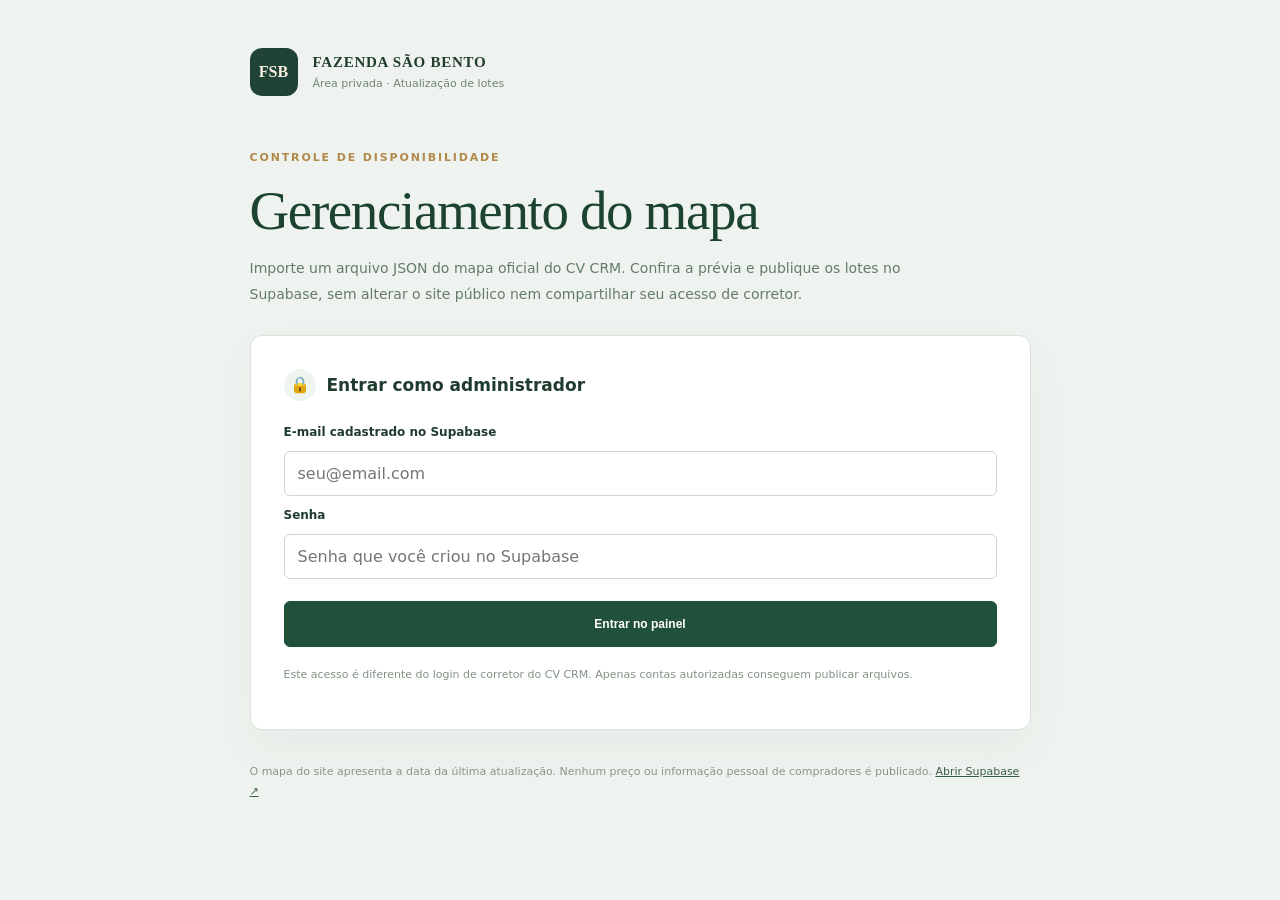
<file: index.html>
<!doctype html>
<html lang="pt-BR">
<head>
  <meta charset="utf-8"/>
  <meta name="viewport" content="width=device-width,initial-scale=1"/>
  <meta name="robots" content="noindex,nofollow,noarchive"/>
  <meta http-equiv="Content-Security-Policy" content="default-src 'none'; script-src 'self'; style-src 'self'; connect-src https://xzjjlykhumkrfmbvuvnt.supabase.co; img-src 'self' data:; base-uri 'none'; form-action 'none'; frame-ancestors 'none'"/>
  <title>Administração de lotes — Fazenda São Bento</title>
  <link rel="stylesheet" href="./admin.css"/>
  <script type="module" src="./admin.js"></script>
</head>
<body>
  <main class="wrap">
    <header class="brand"><span class="brand-mark">FSB</span><div><strong>FAZENDA SÃO BENTO</strong><small>Área privada · Atualização de lotes</small></div></header>
    <section class="intro"><span class="eyebrow">CONTROLE DE DISPONIBILIDADE</span><h1>Gerenciamento do mapa</h1><p>Importe um arquivo JSON do mapa oficial do CV CRM. Confira a prévia e publique os lotes no Supabase, sem alterar o site público nem compartilhar seu acesso de corretor.</p></section>
    <section class="card" id="login-panel">
      <div class="card-title"><span class="circle">🔒</span><h2>Entrar como administrador</h2></div>
      <form id="login-form" class="fields">
        <label for="email">E-mail cadastrado no Supabase</label>
        <input id="email" type="email" autocomplete="username" placeholder="seu@email.com" required maxlength="250"/>
        <label for="password">Senha</label>
        <input id="password" type="password" autocomplete="current-password" placeholder="Senha que você criou no Supabase" required/>
        <button class="btn primary" id="login-btn" type="submit">Entrar no painel</button>
      </form>
      <p class="small">Este acesso é diferente do login de corretor do CV CRM. Apenas contas autorizadas conseguem publicar arquivos.</p>
    </section>
    <section class="card hidden" id="import-panel">
      <div class="toolbar"><div class="card-title"><span class="circle">↥</span><h2>Importar disponibilidade</h2></div><button id="logout-btn" class="btn outline small-button" type="button">Sair</button></div>
      <div class="current"><span class="muted">ÚLTIMA VERSÃO PUBLICADA</span><strong id="latest-count">Verificando...</strong><small id="latest-date">—</small></div>
      <div class="drop"><div class="drop-icon">↥</div><strong>Selecione o arquivo exportado do CV CRM</strong><p>Resposta JSON de <code>map/50/servidor</code> · aceita <code>.json</code> ou <code>.txt</code>, até 1,5 MB.</p><input id="upload" type="file" accept=".json,.txt,application/json,text/plain"/><span id="selected" class="muted"></span></div>
      <button id="validate-btn" class="btn outline" type="button" disabled>Validar arquivo e conferir lotes</button>
      <div class="review hidden" id="review-panel">
        <h3>Prévia da importação</h3><div id="summary-stats" class="stats"></div>
        <h4>Situações interpretadas</h4><div id="summary-types" class="types"></div>
        <p class="warning">A disponibilidade depende da data do arquivo. Marcadores vermelhos representam lotes <b>Vendidos</b>, conforme confirmado para a Fazenda São Bento. Os cinzas continuam como <b>A confirmar</b>. A posição dos marcadores é uma calibração provisória.</p>
        <label class="check"><input id="confirm" type="checkbox"/><span>Confirmo que tenho autorização para publicar a disponibilidade comercial e que conferi o arquivo atualizado.</span></label>
        <button id="publish-btn" type="button" class="btn primary" disabled>Publicar todos os lotes no Supabase</button>
      </div>
    </section>
    <p id="notice" class="notice hidden" role="status" aria-live="polite"></p>
    <footer>O mapa do site apresenta a data da última atualização. Nenhum preço ou informação pessoal de compradores é publicado. <a href="https://supabase.com/dashboard/project/xzjjlykhumkrfmbvuvnt/editor" target="_blank" rel="noopener noreferrer">Abrir Supabase ↗</a></footer>
  </main>
</body>
</html>
</file>
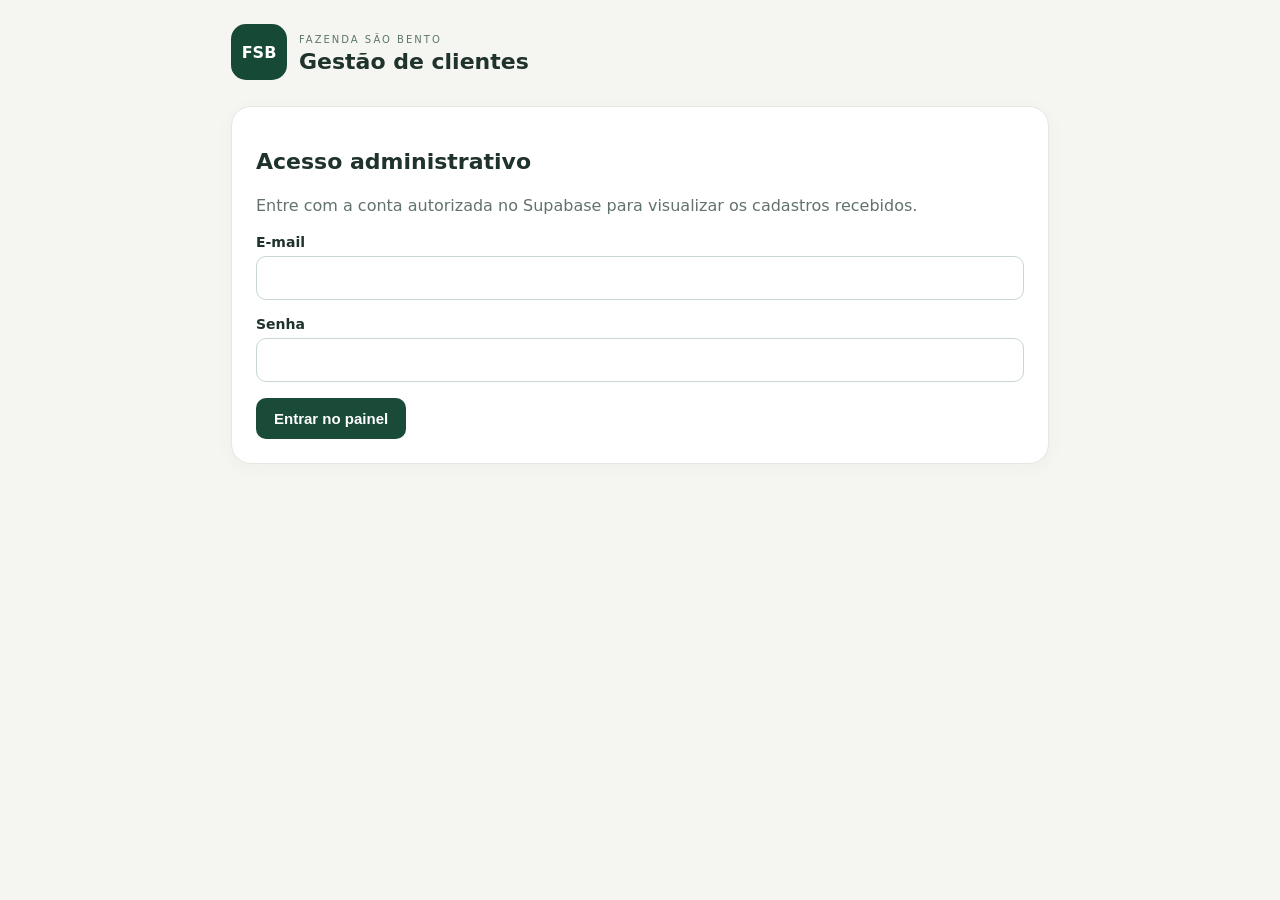
<file: clientes/index.html>
<!doctype html><html lang="pt-BR"><head><meta charset="utf-8"><meta name="viewport" content="width=device-width,initial-scale=1"><meta name="robots" content="noindex,nofollow"><meta name="theme-color" content="#194737"><meta http-equiv="Content-Security-Policy" content="default-src 'none'; script-src 'self'; style-src 'self'; connect-src https://xzjjlykhumkrfmbvuvnt.supabase.co; img-src 'self' data:; manifest-src 'self'; base-uri 'none'; form-action 'self'"><title>Gestão de Clientes | Fazenda São Bento</title><link rel="manifest" href="./manifest.webmanifest"><link rel="icon" href="./icon.svg"><link rel="apple-touch-icon" href="./icon.svg"><link rel="stylesheet" href="./style.css"><script type="module" src="./app.js?v=20261027-6"></script></head><body><main><header><div class="brand"><span class="logo">FSB</span><div><small>FAZENDA SÃO BENTO</small><h1>Gestão de clientes</h1></div></div><button id="logout" hidden>Sair</button></header><section id="login"><h2>Acesso administrativo</h2><p>Entre com a conta autorizada no Supabase para visualizar os cadastros recebidos.</p><form id="login-form"><label>E-mail<input id="email" type="email" autocomplete="username" required></label><label>Senha<input id="password" type="password" autocomplete="current-password" required></label><button type="submit">Entrar no painel</button></form></section><section id="dashboard" hidden><nav><button class="active" id="tab-leads">Cadastros</button><button id="tab-push">Notificações</button></nav><div id="leads-panel"><div class="stats"><article><span>Total de clientes</span><strong id="total">—</strong></article><article><span>Novos</span><strong id="new">—</strong></article></div><label>Buscar clientes<input id="search" type="search" placeholder="Nome, telefone ou e-mail"></label><div id="lead-list"></div><button id="refresh" class="secondary">Atualizar cadastros</button></div><div id="push-panel" hidden><h2>Notificações no iPhone</h2><p>No Safari, toque em Compartilhar → Adicionar à Tela de Início. Abra o aplicativo instalado, entre na sua conta e toque abaixo.</p><button id="enable-push">Ativar notificações neste iPhone</button><button id="test-push" class="secondary" style="margin-left:0;margin-top:10px">Enviar notificação de teste</button><p>As notificações chegam quando o sistema de envio do Supabase estiver configurado e o dispositivo autorizado.</p><p><small>Versão do painel: 27/10/2026 · atualização 6</small></p></div></section><p id="message" role="status" aria-live="polite"></p></main></body></html>
</file>
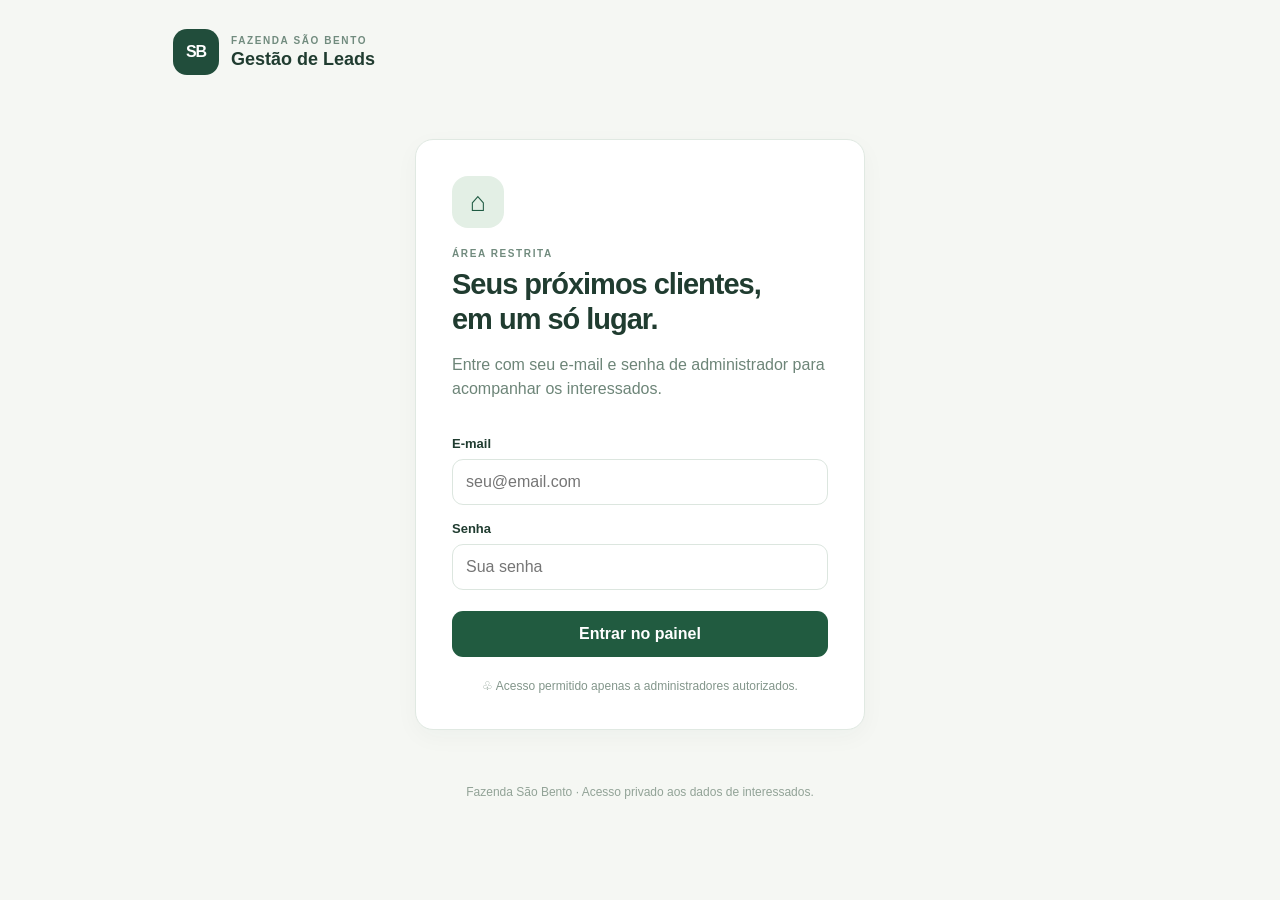
<file: leads/index.html>
<!doctype html>
<html lang="pt-BR">
<head>
<meta charset="utf-8">
<meta name="viewport" content="width=device-width,initial-scale=1,viewport-fit=cover">
<meta name="theme-color" content="#173e34">
<meta name="apple-mobile-web-app-capable" content="yes">
<meta name="apple-mobile-web-app-title" content="São Bento Leads">
<meta name="apple-mobile-web-app-status-bar-style" content="default">
<meta name="robots" content="noindex,nofollow,noarchive">
<meta http-equiv="Content-Security-Policy" content="default-src 'none'; script-src 'self'; style-src 'self'; connect-src https://xzjjlykhumkrfmbvuvnt.supabase.co; img-src 'self' data:; manifest-src 'self'; base-uri 'none'; form-action 'none'; object-src 'none'">
<title>Gestão de Leads — Fazenda São Bento</title>
<link rel="icon" href="./icon.svg" type="image/svg+xml">
<link rel="apple-touch-icon" href="./apple-icon.svg">
<link rel="manifest" href="./manifest.webmanifest">
<link rel="stylesheet" href="./style.css">
<script type="module" src="./app.js"></script>
</head>
<body>
<div class="layout">
  <header class="header"><div class="mark">SB</div><div class="brand"><span>FAZENDA SÃO BENTO</span><strong>Gestão de Leads</strong></div><button id="logout" class="link-button hidden" type="button">Sair ↗</button></header>
  <section id="login" class="login card">
    <div class="bigicon">⌂</div><p class="eyebrow">ÁREA RESTRITA</p><h1>Seus próximos clientes,<br>em um só lugar.</h1><p class="muted">Entre com seu e-mail e senha de administrador para acompanhar os interessados.</p>
    <form id="login-form">
      <label for="email">E-mail</label><input id="email" type="email" required autocomplete="username" spellcheck="false" placeholder="seu@email.com">
      <label for="password">Senha</label><input id="password" type="password" required autocomplete="current-password" placeholder="Sua senha">
      <button id="login-button" class="primary full" type="submit">Entrar no painel</button>
    </form>
    <p class="security">♧ Acesso permitido apenas a administradores autorizados.</p>
  </section>
  <section id="dashboard" class="hidden">
    <div class="welcome"><div><p class="eyebrow">PAINEL COMERCIAL</p><h1>Interessados</h1><p class="muted">Todos os cadastros enviados pelo site.</p></div><button class="refresh" id="refresh" type="button" aria-label="Atualizar cadastros" title="Atualizar">↻</button></div>
    <div class="stats">
      <article class="stat"><small>Total de leads</small><strong id="count-total">—</strong></article>
      <article class="stat"><small>Novos</small><strong id="count-new">—</strong></article>
      <article class="stat"><small>Em atendimento</small><strong id="count-work">—</strong></article>
    </div>
    <nav class="tabs"><button id="tab-leads" type="button" class="active">▤ Cadastros</button><button id="tab-alerts" type="button">♧ Avisos</button></nav>
    <section id="leads-section"><div class="filters"><label class="sr-only" for="search">Buscar cadastros</label><input id="search" placeholder="Buscar nome, telefone ou e-mail" type="search"><label class="sr-only" for="filter">Filtrar status</label><select id="filter"><option value="">Todos os status</option><option value="novo">Novo</option><option value="em_atendimento">Em atendimento</option><option value="visita_agendada">Visita agendada</option><option value="negociacao">Negociação</option><option value="convertido">Convertido</option><option value="encerrado">Encerrado</option></select></div><div id="lead-list" class="lead-list" aria-live="polite"></div><p class="small muted" id="last-sync"></p></section>
    <section id="alerts-section" class="hidden card alerts"><div class="bigicon">♧</div><h2>Alertas de novos cadastros</h2><p>O painel consulta novos interessados automaticamente enquanto estiver aberto. Novos clientes aparecem no topo da lista e um aviso aparece na tela.</p><p>Receba um aviso na tela bloqueada do iPhone, mesmo quando este aplicativo estiver fechado. Para isso, instale o painel na Tela de Início e autorize as notificações.</p><button id="enable-push" type="button" class="primary full">Ativar notificações no iPhone</button><p id="push-status" class="push-status" role="status">Notificações ainda não ativadas neste aparelho.</p><div class="tip"><b>Adicionar ao iPhone</b><p>Abra este endereço pelo Safari, toque em Compartilhar e escolha “Adicionar à Tela de Início”. Depois, abra pelo ícone criado.</p></div></section>
  </section>
  <p id="notice" class="notice hidden" role="status" aria-live="polite"></p>
  <footer>Fazenda São Bento · Acesso privado aos dados de interessados.</footer>
</div>
</body>
</html>
</file>
<file: admin.css>
:root{font-family:Inter,system-ui,-apple-system,"Segoe UI",Arial,sans-serif;color:#203c2e;background:#eff3ef;font-synthesis:none}*{box-sizing:border-box}body{margin:0;min-height:100vh}.wrap{max-width:825px;margin:auto;padding:48px 22px 70px}.brand{display:flex;gap:15px;align-items:center;margin-bottom:50px}.brand-mark{width:48px;height:48px;display:grid;place-items:center;font-family:Georgia,serif;font-weight:bold;color:#f8eee0;background:#1f4435;border-radius:12px}.brand strong{display:block;font:600 15px Georgia,serif;letter-spacing:.05em}.brand small{color:#718477;font-size:11px;display:block;margin-top:6px}.eyebrow{color:#b0894b;letter-spacing:.17em;font-weight:800;font-size:11px}.intro h1{font:400 clamp(38px,6vw,55px) Georgia,serif;letter-spacing:-.025em;margin:14px 0;color:#1c4231}.intro p{max-width:720px;color:#647b6b;font-size:14px;line-height:1.85;margin:0 0 27px}.card{border-radius:12px;background:#fff;border:1px solid #d9e3d9;padding:33px;box-shadow:0 18px 45px #21452b0b;margin:21px 0}.card-title{display:flex;align-items:center;gap:11px;margin-bottom:24px}.card-title h2{font-size:17px;margin:0}.circle{width:32px;height:32px;border-radius:50%;display:grid;place-items:center;background:#eef5ef;color:#285b3f}.fields{display:flex;flex-direction:column;gap:12px}.fields label{font-size:12px;font-weight:700}.fields input{min-height:45px;padding:10px 13px;border:1px solid #cbd9ce;border-radius:6px;background:#fff;color:#213d31;font:inherit}.fields input:focus{outline:2px solid #68a27c}.btn{display:inline-flex;align-items:center;justify-content:center;border-radius:6px;min-height:46px;padding:12px 19px;font-weight:750;font-size:12px;cursor:pointer;transition:filter .2s}.btn:hover:not(:disabled){filter:brightness(.94)}.btn:disabled{opacity:.45;cursor:not-allowed}.primary{background:#21513a;color:#fff;border:1px solid #21513a}.fields .primary{margin-top:10px}.outline{background:#fff;color:#25553b;border:1px solid #aac4ae}.small-button{min-height:36px}.small{font-size:11px;color:#819383;line-height:1.8;margin-top:18px}.toolbar{display:flex;justify-content:space-between;align-items:center;gap:12px}.toolbar .card-title{margin-bottom:14px}.current{padding:17px 18px;background:#f4f7f2;border:1px solid #e1e8e1;border-radius:8px;display:flex;flex-direction:column;gap:7px;margin:6px 0 26px}.current strong{font-size:22px}.muted,.current small{color:#76877c;font-size:11px}.drop{border:2px dashed #b8cbb9;background:#fbfcf9;border-radius:10px;padding:29px 18px;text-align:center;display:flex;flex-direction:column;align-items:center;gap:12px;margin-bottom:14px}.drop-icon{display:grid;place-items:center;width:43px;height:43px;border-radius:50%;background:#e5f1e6;color:#22543c;font-size:26px;font-weight:bold}.drop strong{font-size:13px}.drop p{font-size:11px;color:#7e8d80;line-height:1.7;max-width:460px;margin:0}.drop code{color:#426949}.drop input{max-width:100%;font-size:12px}.review{padding-top:23px;border-top:1px solid #e7ece5;margin-top:27px}.review h3{font-size:17px}.review h4{font-size:13px;margin:24px 0 8px}.stats{display:grid;grid-template-columns:repeat(3,minmax(0,1fr));gap:10px}.stat{border:1px solid #e1e8df;padding:16px 12px;border-radius:7px;display:flex;flex-direction:column;gap:7px}.stat strong{font-size:24px}.stat span{font-size:11px;color:#728577}.types>div{display:flex;justify-content:space-between;font-size:12px;border-bottom:1px solid #edf1ec;padding:10px 0}.warning{background:#fff7e8;color:#7b6234;border:1px solid #ead8b9;font-size:12px;line-height:1.7;border-radius:5px;padding:14px}.check{display:flex;align-items:flex-start;gap:10px;color:#566d5b;font-size:12px;line-height:1.6;margin:19px 0}.check input{width:17px;height:17px;accent-color:#286340;flex:0 0 auto}.notice{padding:16px 17px;border:1px solid #c3d8c6;background:#eaf5eb;border-radius:7px;font-size:13px;line-height:1.7;white-space:pre-line}.notice.error{background:#ffeceb;border-color:#efc5bd;color:#9a3c35}.hidden{display:none!important}footer{font-size:11px;color:#87958a;line-height:1.9;margin-top:32px}footer a{color:#385e43}button:focus-visible,input:focus-visible{outline:3px solid #7ba986;outline-offset:2px}@media(max-width:600px){.wrap{padding:26px 14px 45px}.card{padding:22px 17px}.stats strong{font-size:20px}.brand{margin-bottom:34px}.toolbar .card-title h2{font-size:15px}}
</file>
<file: clientes/style.css>
:root{font-family:system-ui,-apple-system,Arial,sans-serif;background:#f5f6f2;color:#1f322b}*{box-sizing:border-box}body{margin:0}main{max-width:850px;margin:auto;padding:24px 16px}header{display:flex;justify-content:space-between;align-items:center;margin-bottom:26px}.brand{display:flex;gap:12px;align-items:center}.logo{display:grid;place-items:center;background:#174a36;color:white;width:56px;height:56px;border-radius:15px;font-weight:700}.brand small{letter-spacing:2px;color:#5d7669;font-size:10px}.brand h1{font-size:22px;margin:2px 0}section{background:white;border:1px solid #e2e9e1;border-radius:20px;padding:24px;margin-bottom:18px;box-shadow:0 4px 20px #15352209}h2{font-size:22px}p{line-height:1.6;color:#61736a}label{display:block;margin:16px 0;font-size:14px;font-weight:650}input,select{width:100%;padding:12px;border:1px solid #c8d7cf;border-radius:10px;font-size:16px;background:#fff;margin-top:6px;color:#1d3028}button{background:#194b38;color:white;border:0;border-radius:10px;padding:12px 18px;font-size:15px;font-weight:650;cursor:pointer}button:disabled{opacity:.6}button.secondary,#logout{background:#e6eee9;color:#174a36}nav{display:flex;gap:8px;margin-bottom:20px}nav button:not(.active){background:#e6eee9;color:#174a36}.stats{display:grid;grid-template-columns:1fr 1fr;gap:12px}.stats article{border:1px solid #dfe9e2;border-radius:12px;padding:18px}.stats span{display:block;color:#667d70;font-size:13px}.stats strong{font-size:32px}.lead{border:1px solid #e1e8e2;border-radius:14px;padding:16px;margin:12px 0;overflow-wrap:anywhere}.lead h3{margin:0 0 8px}.lead p{margin:5px 0}.lead a{color:#174a36}.lead select{max-width:270px}#message{font-weight:600}[hidden]{display:none!important}@media(max-width:500px){section{padding:16px}.brand h1{font-size:18px}.logo{width:46px;height:46px}nav button{flex:1}}
</file>
<file: leads/style.css>
:root{color-scheme:light;--ink:#203c30;--muted:#6d8578;--green:#1f5a42;--pale:#eef4ef;--line:#e0e9e2;--surface:#fff}*{box-sizing:border-box}html{font-family:-apple-system,BlinkMacSystemFont,"Segoe UI",Arial,sans-serif;background:#f5f7f3;color:var(--ink)}body{margin:0;min-height:100dvh}.layout{max-width:970px;margin:0 auto;padding:20px 18px 38px}.header{display:flex;align-items:center;gap:12px;padding:9px 0 26px}.mark{width:46px;height:46px;border-radius:14px;background:#214d3b;color:#fff;display:grid;place-items:center;font-weight:800;letter-spacing:-1px;font-size:16px}.brand{display:flex;flex-direction:column;gap:3px;flex:1}.brand span,.eyebrow{font-weight:800;color:#718b7e;letter-spacing:.16em;font-size:10px;margin:0}.brand strong{font-size:18px}.header .link-button{margin-left:auto}.link-button{background:transparent;border:0;color:#567164;font-weight:700;padding:9px;cursor:pointer}.card,.stat,.lead{background:#fff;border:1px solid var(--line);box-shadow:0 7px 24px rgba(28,63,44,.035);border-radius:18px}.login{max-width:450px;margin:38px auto 55px;padding:36px}.bigicon{width:52px;height:52px;border-radius:16px;background:#e3efe5;display:grid;place-items:center;color:#1f5a42;font-size:27px;margin-bottom:20px}.login h1{font-size:29px;line-height:1.2;letter-spacing:-.035em;margin:8px 0 12px}.muted{color:var(--muted)}.login>.muted{line-height:1.55;margin-bottom:26px}.login form{display:flex;flex-direction:column;gap:8px}.login label{font-size:13px;font-weight:700;margin-top:8px}.login input,.filters input,.filters select,.lead select{font:inherit;color:var(--ink);background:white;border:1px solid #dce6df;border-radius:11px;padding:13px;outline-color:#1f5a42;width:100%;min-height:44px}.primary,.contact{border:0;border-radius:11px;background:#215b40;color:#fff;padding:14px 17px;font:inherit;font-weight:750;cursor:pointer;text-decoration:none;text-align:center}.primary{margin-top:13px}.full{width:100%}button:disabled{opacity:.65;cursor:not-allowed}.security{text-align:center;font-size:12px;color:#83968b;margin:22px 0 0}.hidden{display:none!important}.welcome{display:flex;align-items:center;justify-content:space-between;margin-bottom:19px}.welcome h1{font-size:32px;letter-spacing:-.04em;margin:6px 0}.welcome .muted{margin:0;font-size:14px}.refresh{border:1px solid var(--line);border-radius:12px;background:white;font-size:25px;line-height:1;padding:8px 12px;color:var(--green);cursor:pointer}.stats{display:grid;grid-template-columns:repeat(3,minmax(0,1fr));gap:13px}.stat{padding:21px}.stat small{display:block;color:var(--muted);margin-bottom:9px;font-size:12px}.stat strong{font-size:34px;letter-spacing:-.05em}.tabs{display:flex;gap:18px;border-bottom:1px solid var(--line);margin-top:25px;margin-bottom:18px}.tabs button{background:transparent;border:0;border-bottom:3px solid transparent;padding:14px 5px;font:inherit;color:#788e81;font-weight:750;cursor:pointer}.tabs button.active{border-bottom-color:var(--green);color:var(--green)}.filters{display:flex;gap:10px;margin-bottom:17px}.filters input{flex:1}.filters select{max-width:220px}.lead-list{display:grid;gap:12px}.lead{padding:19px}.lead-top,.lead-actions{display:flex;justify-content:space-between;align-items:flex-start;gap:12px}.lead h2{font-size:18px;margin:0 0 5px}.lead small{font-size:12px;color:var(--muted)}.pill{display:inline-flex;white-space:nowrap;font-size:11px;color:#4a6153;background:#eef2ee;font-weight:750;border-radius:30px;padding:7px 10px}.pill.novo{color:#257141;background:#e5f6e8}.pill.em_atendimento{color:#886120;background:#fdf1da}.pill.visita_agendada{color:#1f6672;background:#e5f4f4}.lead-details{display:grid;grid-template-columns:1fr 1fr;gap:7px;margin:18px 0}.lead-details div{min-width:0}.lead-details label{display:block;color:#87998d;font-size:11px;font-weight:700;margin-bottom:5px}.lead-details span{font-size:14px;overflow-wrap:anywhere}.lead-actions{align-items:center;border-top:1px solid #edf1ed;padding-top:14px;flex-wrap:wrap}.contact{display:inline-flex;gap:7px;align-items:center;font-size:13px;padding:12px 14px}.lead-actions select{max-width:220px;flex:1;min-width:145px}.notice{position:fixed;z-index:30;bottom:18px;left:50%;transform:translateX(-50%);background:#214d3b;color:white;padding:14px 18px;border-radius:13px;box-shadow:0 10px 30px #0003;max-width:min(500px,90vw);font-size:14px}.notice.error{background:#a03933}.empty{text-align:center;background:#fff;border:1px dashed #ccdacc;border-radius:16px;padding:40px;color:var(--muted)}.alerts{padding:29px;max-width:640px}.alerts h2{font-size:23px}.alerts p{line-height:1.6;color:#62796c}.tip{background:#f0f5ef;padding:16px;border-radius:12px;margin-top:18px}.tip p{margin-bottom:0}.small{font-size:12px}footer{margin-top:40px;text-align:center;font-size:12px;color:#92a397}.sr-only{position:absolute;left:-9999px}@media(max-width:620px){.layout{padding:12px 13px 30px}.header{padding:10px 2px 23px}.brand strong{font-size:16px}.login{margin-top:20px;padding:27px 23px}.login h1{font-size:26px}.welcome h1{font-size:27px}.stats{gap:7px}.stat{padding:13px}.stat strong{font-size:29px}.stat small{min-height:29px;font-size:11px}.filters{flex-wrap:wrap}.filters input{flex-basis:100%}.filters select{max-width:none}.lead{padding:15px}.lead h2{font-size:16px}.lead-details{gap:15px 9px}.lead-details span{font-size:13px}.lead-actions .contact,.lead-actions select{flex:1}.pill{font-size:10px}.notice{bottom:23px}}
</file>
